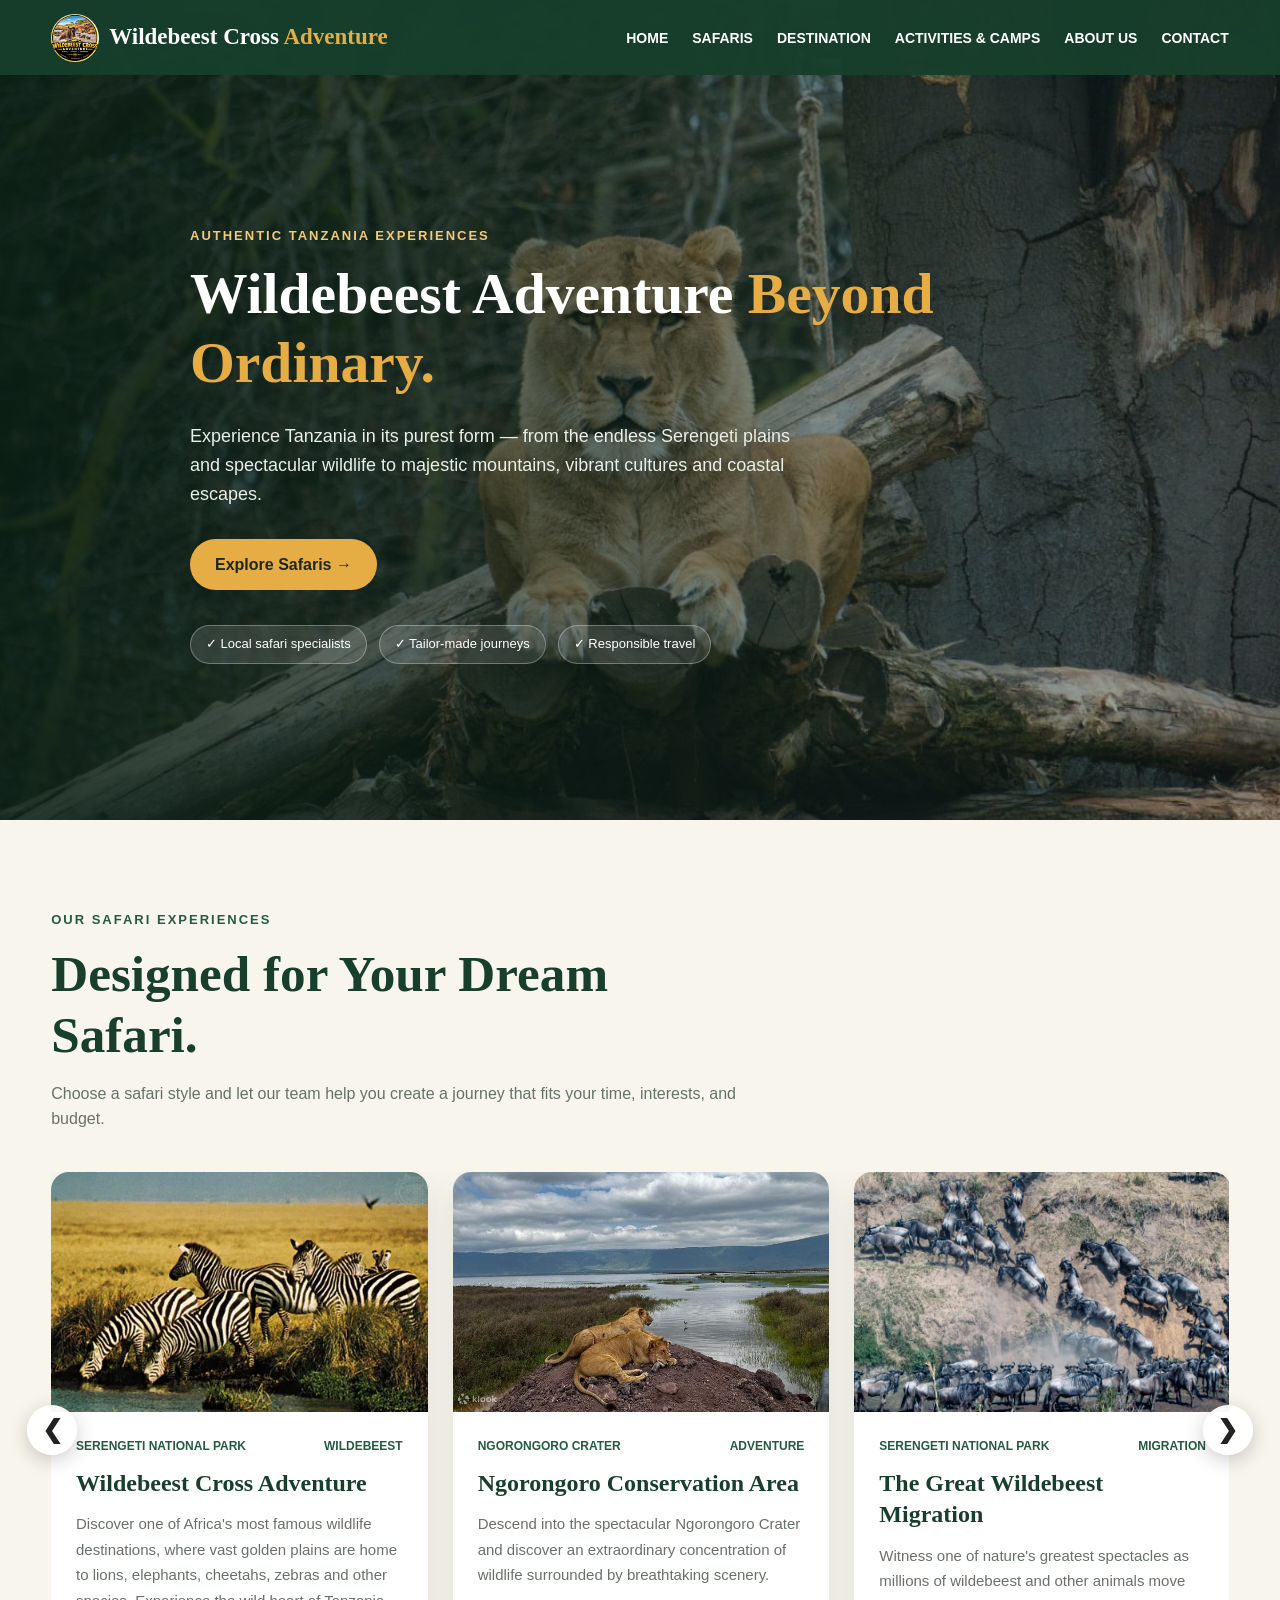
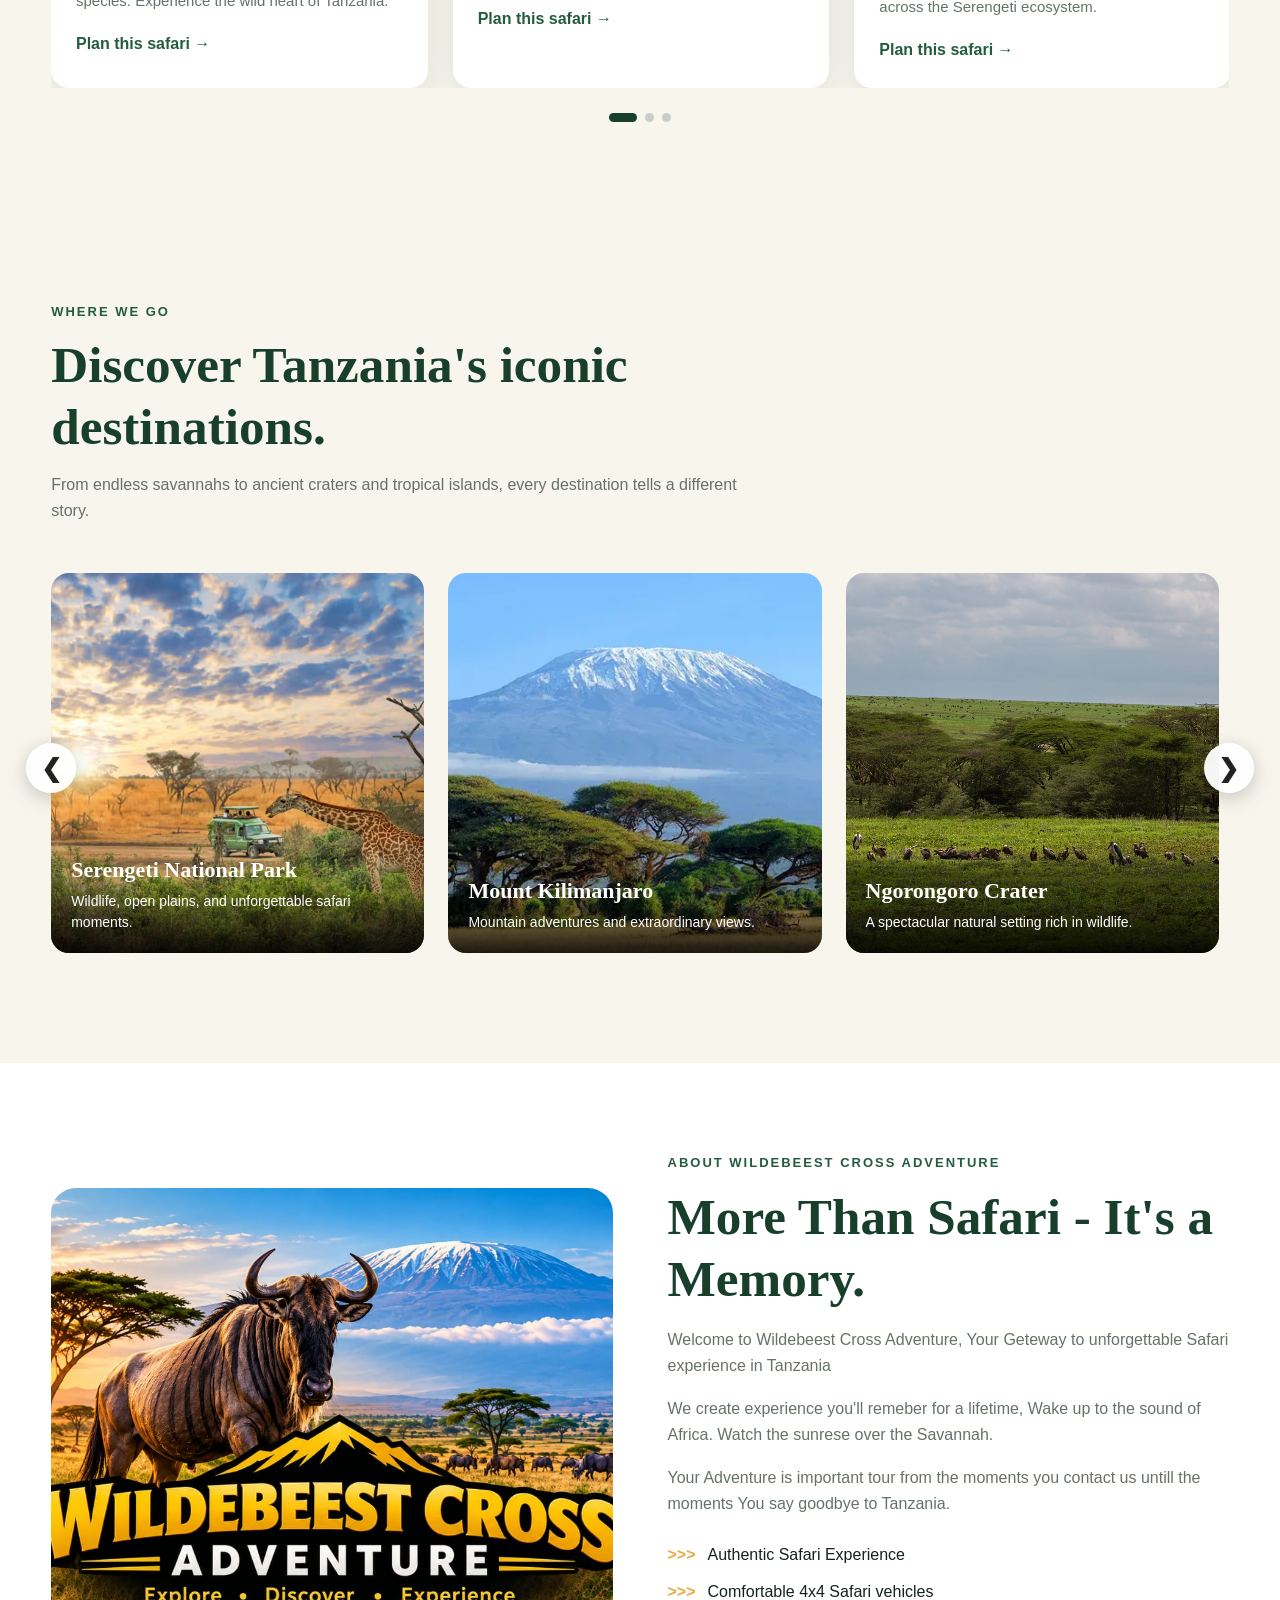
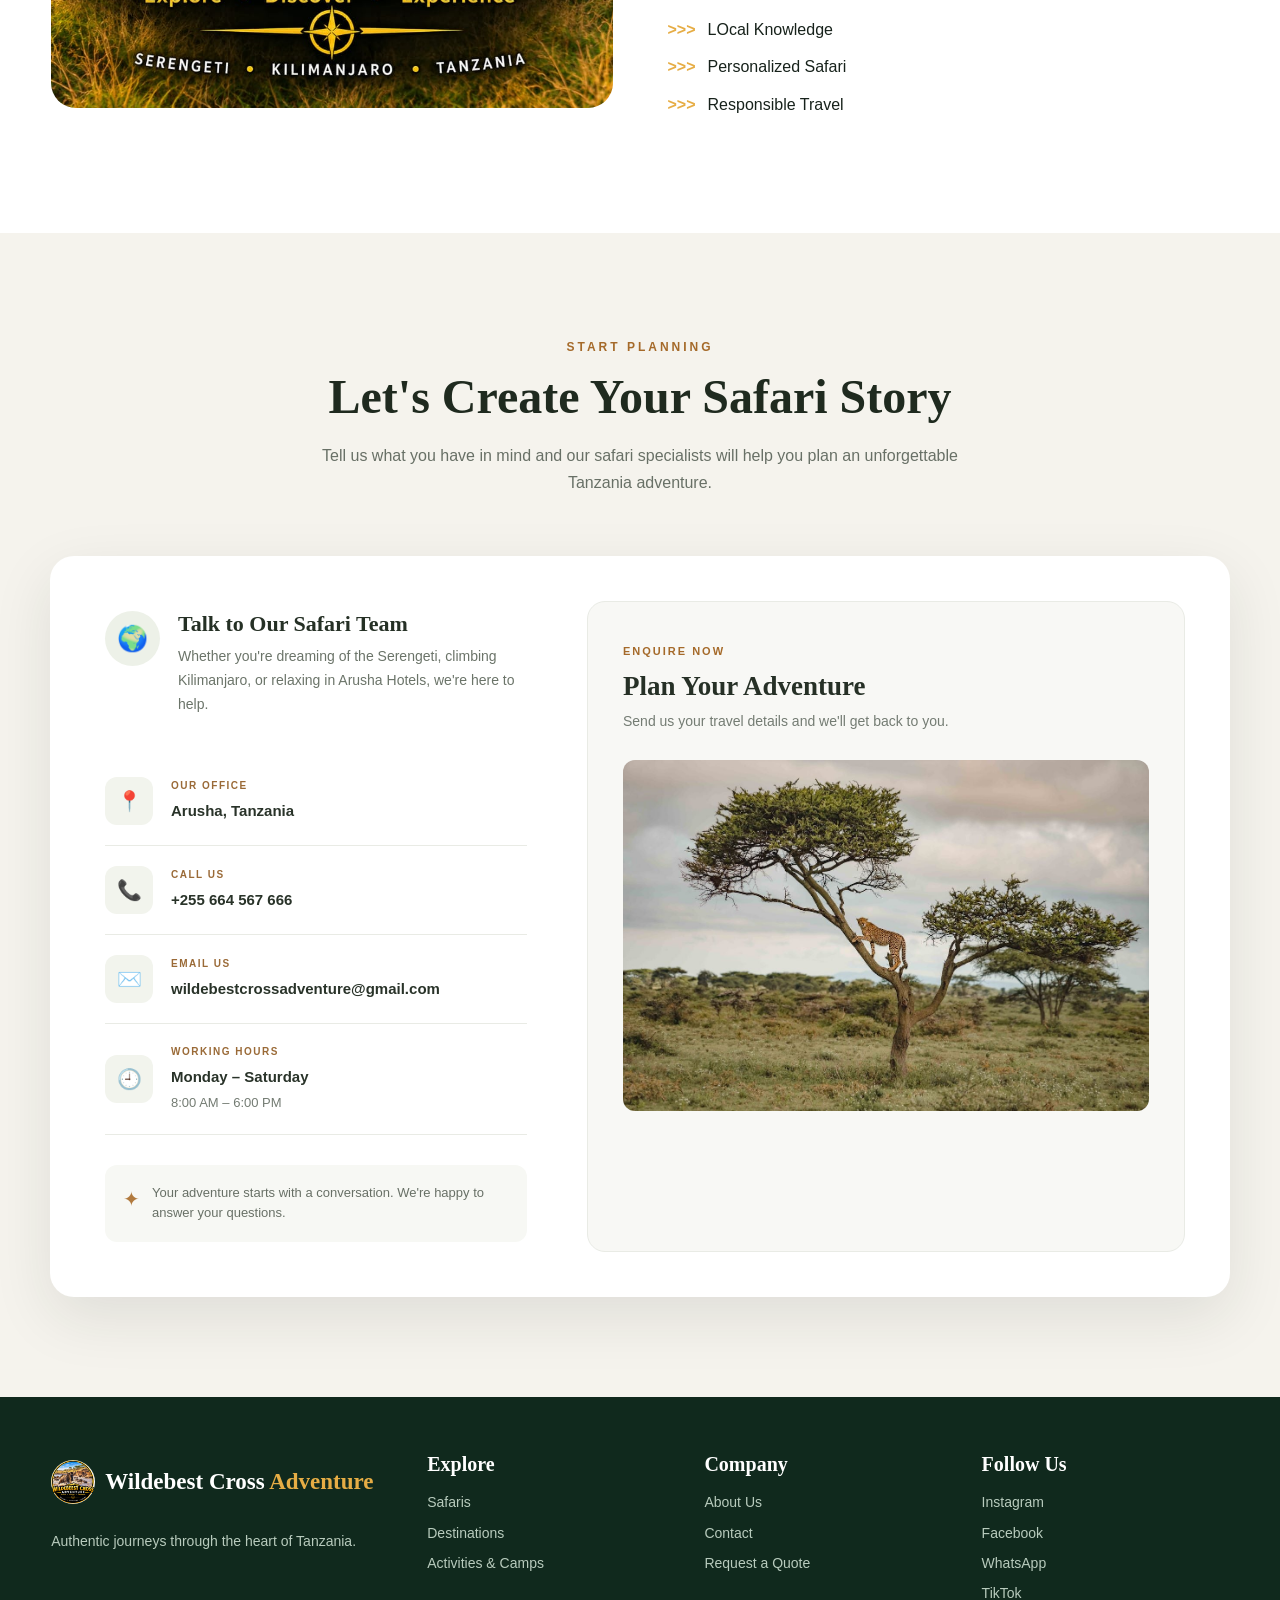
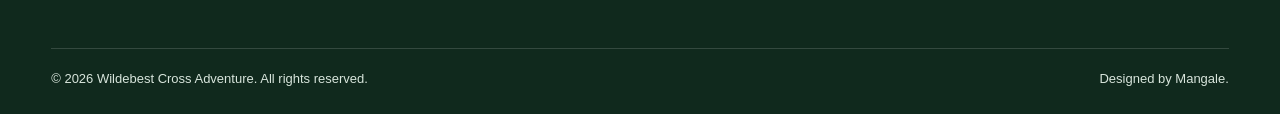
<file: index.html>
<!DOCTYPE html>
<html lang="en">

<head>
  <meta charset="UTF-8">
  <meta name="viewport" content="width=device-width, initial-scale=1.0">
  <title>Wildebest Cross Adventure | Tanzania</title>

  <!-- Google Fonts -->


  <!-- 🔗 LINK TO YOUR CSS FILE -->
  <link rel="stylesheet" href="style.css">
</head>

<body>

  <!-- ================= HEADER ================= -->

  <header>
    <div class="container nav">

      <a href="#home" class="logo">
        <!-- 🔴 REPLACE: Your logo image -->
        <img src="image/logo1.jpeg" alt="WildTrail Safaris Logo">
        <span>Wildebeest Cross <b> Adventure</b></span>
      </a>

      <button class="menu-btn" id="menuBtn">☰</button>

      <ul class="nav-links" id="navLinks">
        <li><a href="#home">HOME</a></li>
        <li><a href="#safaris">SAFARIS</a></li>
        <li><a href="#destinations">DESTINATION</a></li>
        <li><a href="#activities">ACTIVITIES & CAMPS</a></li>
        <li><a href="#about">ABOUT US</a></li>
        <li><a href="#contact">CONTACT</a></li>
        <!--<li><a href="#contact" class="btn btn-primary">Plan Your Trip</a></li>-->
      </ul>

    </div>
  </header>


  <!-- ================= HOME / HERO ================= -->
  <!-- 🔴 HERO IMAGE is set in CSS (see style.css → .hero rule) -->

  <section class="hero" id="home">
    <div class="container hero-content">
      <div class="eyebrow" style="color:#f4ca78;">Authentic Tanzania Experiences</div>

      <h1>Wildebeest Adventure <span>Beyond Ordinary.</span></h1>

      <p>
        Experience Tanzania in its purest form — from the endless
        Serengeti plains and spectacular wildlife to majestic
        mountains, vibrant cultures and coastal escapes.
      </p>

      <a href="#safaris" class="btn btn-primary">Explore Safaris →</a>
      <!--<a href="#contact" class="btn btn-outline">Request a Quote</a>-->

      <div class="hero-badges">
        <span class="badge">✓ Local safari specialists</span>
        <span class="badge">✓ Tailor-made journeys</span>
        <span class="badge">✓ Responsible travel</span>
      </div>
    </div>
  </section>


  <!-- ================= STATS ================= -->

  <!--<section class="stats">
    <div class="container stats-grid">
      <div class="stat"><strong>10+</strong><span>Years of experience</span></div>
      <div class="stat"><strong>25+</strong><span>Safari routes</span></div>
      <div class="stat"><strong>4.9/5</strong><span>Guest satisfaction</span></div>
      <div class="stat"><strong>24/7</strong><span>Travel support</span></div>
    </div>
  </section>-->


  <!-- ================= SAFARIS ================= -->

  <section class="section" id="safaris">

    <div class="container">

      <div class="section-heading">
        <div class="eyebrow">Our Safari Experiences</div>

        <h2>Designed for Your Dream Safari.</h2>

        <p>
          Choose a safari style and let our team help you create
          a journey that fits your time, interests, and budget.
        </p>
      </div>


      <!-- =========================
         SAFARI CAROUSEL
    ========================== -->

      <div class="safari-carousel">

        <!-- Previous Button -->
        <button class="slider-btn prev-btn" id="prevBtn">
          &#10094;
        </button>


        <!-- Cards Container -->
        <div class="slider-window">

          <div class="grid" id="safariSlider">


            <!-- Safari Card 1 -->
            <article class="card">

              <img src="image/Zebra.webp" alt="Serengeti National Park">

              <div class="card-body">

                <div class="card-meta">
                  <span>Serengeti National Park</span>
                  <span>Wildebeest</span>
                </div>

                <h3>Wildebeest Cross Adventure</h3>

                <p>
                  Discover one of Africa's most famous wildlife
                  destinations, where vast golden plains are home to
                  lions, elephants, cheetahs, zebras and other species.
                  Experience the wild heart of Tanzania.
                </p>

                <a href="#contact" class="link">
                  Plan this safari →
                </a>

              </div>
            </article>


            <!-- Safari Card 2 -->
            <article class="card">

              <img src="image/crater.jpg" alt="Ngorongoro Crater">

              <div class="card-body">

                <div class="card-meta">
                  <span>Ngorongoro Crater</span>
                  <span>Adventure</span>
                </div>

                <h3>Ngorongoro Conservation Area</h3>

                <p>
                  Descend into the spectacular Ngorongoro Crater
                  and discover an extraordinary concentration of
                  wildlife surrounded by breathtaking scenery.
                </p>

                <a href="#contact" class="link">
                  Plan this safari →
                </a>

              </div>
            </article>


            <!-- Safari Card 3 -->
            <article class="card">

              <img src="image/migrant.webp" alt="Great Wildebeest Migration">

              <div class="card-body">

                <div class="card-meta">
                  <span>Serengeti National Park</span>
                  <span>Migration</span>
                </div>

                <h3>The Great Wildebeest Migration</h3>

                <p>
                  Witness one of nature's greatest spectacles as
                  millions of wildebeest and other animals move across
                  the Serengeti ecosystem.
                </p>

                <a href="#contact" class="link">
                  Plan this safari →
                </a>

              </div>
            </article>


            <!-- Safari Card 4 -->
            <article class="card">

              <img src="image/elephant.jpg" alt="Elephants in Tanzania">

              <div class="card-body">

                <div class="card-meta">
                  <span>Tarangire National Park</span>
                  <span>Wildlife</span>
                </div>

                <h3>Tarangire Elephant Adventure</h3>

                <p>
                  Explore the beautiful landscapes of Tarangire,
                  famous for its large elephant herds, ancient
                  baobab trees and incredible wildlife.
                </p>

                <a href="#contact" class="link">
                  Plan this safari →
                </a>

              </div>
            </article>


            <!-- Safari Card 5 -->
            <article class="card">

              <img src="image/big5.jpg" alt="Lion Safari Tanzania">

              <div class="card-body">

                <div class="card-meta">
                  <span>Serengeti National Park</span>
                  <span>Big Five</span>
                </div>

                <h3>Big Five Safari</h3>

                <p>
                  Experience Tanzania's incredible wildlife while
                  searching for lions, elephants, leopards, buffalo
                  and rhinos across spectacular natural landscapes.
                </p>

                <a href="#contact" class="link">
                  Plan this safari →
                </a>

              </div>
            </article>


          </div>
        </div>


        <!-- Next Button -->
        <button class="slider-btn next-btn" id="nextBtn">
          &#10095;
        </button>

      </div>


      <!-- Slider Indicators -->
      <div class="slider-dots" id="sliderDots"></div>

    </div>

  </section>


  <!-- ================= DESTINATIONS ================= -->
  <section class="section destinations" id="destinations">
    <div class="container">

      <div class="section-heading">
        <div class="eyebrow">Where We Go</div>
        <h2>Discover Tanzania's iconic destinations.</h2>
        <p>
          From endless savannahs to ancient craters and tropical islands,
          every destination tells a different story.
        </p>
      </div>

      <!-- Slider wrapper -->
      <div class="destination-slider">

        <!-- Left button -->
        <button class="slider-btn slider-left" id="scrollLeft" aria-label="Scroll left">
          &#10094;
        </button>

        <!-- Cards -->
        <div class="destination-grid" id="destinationGrid">

          <!-- Destination 1 -->
          <article class="destination-card">
            <img src="image/seerengeti national.avif" alt="Serengeti National Park">
            <div class="destination-overlay">
              <h3>Serengeti National Park</h3>
              <p>Wildlife, open plains, and unforgettable safari moments.</p>
            </div>
          </article>

          <!-- Destination 2 -->
          <article class="destination-card">
            <img src="image/kilimanjaro.webp" alt="Mount Kilimanjaro">
            <div class="destination-overlay">
              <h3>Mount Kilimanjaro</h3>
              <p>Mountain adventures and extraordinary views.</p>
            </div>
          </article>

          <!-- Destination 3 -->
          <article class="destination-card">
            <img src="image/Ngorongoro crater.jpg" alt="Ngorongoro Crater">
            <div class="destination-overlay">
              <h3>Ngorongoro Crater</h3>
              <p>A spectacular natural setting rich in wildlife.</p>
            </div>
          </article>

          <!-- Destination 5 -->
          <article class="destination-card">
            <img src="image/Tarangire.jpg" alt="Tarangire National Park">
            <div class="destination-overlay">
              <h3>Tarangire</h3>
              <p>Famous for its giant baobab trees and incredible wildlife.</p>
            </div>
          </article>

          <!-- Destination 6 -->
          <article class="destination-card">
            <img src="image/manyara.jpg" alt="Lake Manyara National Park">
            <div class="destination-overlay">
              <h3>Lake Manyara National Park</h3>
              <p>Beautiful landscapes, diverse birdlife, and a unique ecosystem.</p>
            </div>
          </article>

        </div>

        <!-- Right button -->
        <button class="slider-btn slider-right" id="scrollRight" aria-label="Scroll right">
          &#10095;
        </button>

      </div>
    </div>
  </section>


  <!-- ================= ABOUT US ================= -->

  <section class="section about" id="about">
    <div class="container about-grid">

      <div class="about-image">
        <!-- 🔴 REPLACE: images/about.jpg -->
        <img src="image/about.jpeg" alt="Tanzania safari landscape">
      </div>

      <div class="about-text">
        <div class="eyebrow">About Wildebeest Cross Adventure</div>

        <h2>More Than Safari - It's a Memory.</h2>
        <p>Welcome to Wildebeest Cross Adventure, Your Geteway to unforgettable Safari experience in Tanzania</p>
        <p>We create experience you'll remeber for a lifetime,
          Wake up to the sound of Africa. Watch the sunrese over the Savannah.</p>
        <p>Your Adventure is important tour from the moments you contact us untill the moments You say goodbye to
          Tanzania.</p>

        <ul class="check-list">
          <li>Authentic Safari Experience</li>
          <li>Comfortable 4x4 Safari vehicles</li>
          <li>LOcal Knowledge</li>
          <li>Personalized Safari</li>
          <li>Responsible Travel</li>
        </ul>

        <!--- <a href="#contact" class="btn btn-primary">Talk to Our Team</a>-->
      </div>

    </div>
  </section>


  <!-- ================= CONTACT ================= -->

  <!-- ================= CONTACT SECTION ================= -->
  <section class="contact-section" id="contact">

    <div class="contact-container">

      <!-- Section Header -->
      <div class="contact-header">
        <span class="contact-eyebrow">START PLANNING</span>

        <h2>Let's Create Your Safari Story</h2>

        <p>
          Tell us what you have in mind and our safari specialists
          will help you plan an unforgettable Tanzania adventure.
        </p>
      </div>


      <!-- Contact Content -->
      <div class="contact-wrapper">

        <!-- LEFT: Contact Information -->
        <div class="contact-details">

          <div class="contact-intro">
            <span class="contact-icon">🌍</span>

            <div>
              <h3>Talk to Our Safari Team</h3>
              <p>
                Whether you're dreaming of the Serengeti, climbing
                Kilimanjaro, or relaxing in Arusha Hotels, we're here to help.
              </p>
            </div>
          </div>


          <!-- Office -->
          <div class="contact-detail">

            <div class="detail-icon">
              📍
            </div>

            <div>
              <small>OUR OFFICE</small>
              <strong>Arusha, Tanzania</strong>
            </div>

          </div>


          <!-- Phone -->
          <div class="contact-detail">

            <div class="detail-icon">
              📞
            </div>

            <div>
              <small>CALL US</small>
              <a href="tel:+255664567666">
                +255 664 567 666
              </a>
            </div>

          </div>


          <!-- Email -->
          <div class="contact-detail">

            <div class="detail-icon">
              ✉️
            </div>

            <div>
              <small>EMAIL US</small>
              <a href="mailto:wildebestcrossadventure@gmail.com">
                wildebestcrossadventure@gmail.com
              </a>
            </div>

          </div>


          <!-- Working Hours -->
          <div class="contact-detail">

            <div class="detail-icon">
              🕘
            </div>

            <div>
              <small>WORKING HOURS</small>
              <strong>
                Monday – Saturday
              </strong>

              <span>
                8:00 AM – 6:00 PM
              </span>
            </div>

          </div>


          <!-- Small CTA -->
          <div class="contact-note">
            <span>✦</span>

            <p>
              Your adventure starts with a conversation.
              We're happy to answer your questions.
            </p>
          </div>

        </div>


        <!-- RIGHT: Contact Form -->
        <div class="contact-form-box">

          <div class="form-heading">
            <span>ENQUIRE NOW</span>

            <h3>Plan Your Adventure</h3>

            <p>
              Send us your travel details and we'll get back to you.
            </p>
          </div>


          <div class="contact-image">
            <img src="image/safari T.jpg" alt="Plan Your Adventure">
          </div>

        </div>

      </div>

    </div>

  </section>
  <!--<form class="contact-form" id="contactForm">
          <div class="form-grid">

            <div class="field">
              <label for="name">Full Name</label>
              <input id="name" name="name" type="text" placeholder="Your name" required>
            </div>

            <div class="field">
              <label for="email">Email Address</label>
              <input id="email" name="email" type="email" placeholder="you@example.com" required>
            </div>

            <div class="field">
              <label for="travelDate">Travel Date</label>
              <input id="travelDate" name="travelDate" type="date">
            </div>

            <div class="field">
              <label for="travelers">Travelers</label>
              <select id="travelers" name="travelers">
                <option>1–2 travelers</option>
                <option>3–5 travelers</option>
                <option>6–10 travelers</option>
                <option>11+ travelers</option>
              </select>
            </div>

            <div class="field full">
              <label for="message">Tell Us About Your Trip</label>
              <textarea id="message" name="message"
                placeholder="Which destinations or activities interest you?"></textarea>
            </div>

          </div>

          <button class="btn btn-primary" type="submit">Send Enquiry →</button>
          <div class="notice" id="formNotice"></div>
        </form>-->

  </div>
  </div>
  </section>


  <!-- ================= FOOTER ================= -->

  <footer>
    <div class="container">

      <div class="footer-grid">

        <div>
          <a href="#home" class="logo">
            <!-- 🔴 REPLACE: same logo as header -->
            <img src="image/logo1.jpeg" alt="WildTrail Safaris Logo">
            <span>Wildebest Cross <b>Adventure</b></span>
          </a>
          <p style="margin-top:18px;">Authentic journeys through the heart of Tanzania.</p>
        </div>

        <div>
          <h3>Explore</h3>
          <a href="#safaris">Safaris</a>
          <a href="#destinations">Destinations</a>
          <a href="#activities">Activities & Camps</a>
        </div>

        <div>
          <h3>Company</h3>
          <a href="#about">About Us</a>
          <a href="#contact">Contact</a>
          <a href="#contact">Request a Quote</a>
        </div>

        <div>
          <h3>Follow Us</h3>
          <a href="#contact">Instagram</a>
          <a href="#contact">Facebook</a>
          <a href="#contact">WhatsApp</a>
          <a href="#contact">TikTok</a>
        </div>

      </div>

      <div class="copyright">
        <span>© <span id="year"></span> Wildebest Cross Adventure. All rights reserved.</span>
        <span>Designed by Mangale.</span>
      </div>

    </div>
  </footer>


  <!-- 🔗 LINK TO YOUR JAVASCRIPT FILE -->
  <script src="script.js"></script>

</body>

</html>
</file>
<file: style.css>
/* ================= VARIABLES ================= */
:root {
  --green: #173f2c;
  --light-green: #245c40;
  --gold: #e6ad45;
  --cream: #f8f5ed;
  --white: #ffffff;
  --text: #17221b;
  --muted: #667268;
}

/* ================= RESET ================= */
* {
  margin: 0;
  padding: 0;
  box-sizing: border-box;
}

html {
  scroll-behavior: smooth;
}

body {
  font-family: "DM Sans", sans-serif;
  color: var(--text);
  background: var(--cream);
  line-height: 1.6;
}

a {
  text-decoration: none;
  color: inherit;
}

img {
  width: 100%;
  display: block;
  object-fit: cover;
}

.container {
  width: 92%;
  max-width: 1200px;
  margin: auto;
}

.section {
  padding: 90px 0;
}

h1,
h2,
h3 {
  font-family: "Playfair Display", serif;
  line-height: 1.2;
}

h2 {
  font-size: clamp(2rem, 4vw, 3.2rem);
  color: var(--green);
}

.eyebrow {
  color: var(--light-green);
  font-weight: bold;
  letter-spacing: 2px;
  font-size: 13px;
  text-transform: uppercase;
  margin-bottom: 12px;
}

.section-heading {
  max-width: 700px;
  margin-bottom: 40px;
}

.section-heading p {
  color: var(--muted);
  margin-top: 15px;
}

/* ================= BUTTONS ================= */
.btn {
  display: inline-block;
  padding: 13px 25px;
  border-radius: 30px;
  font-weight: bold;
  border: none;
  cursor: pointer;
  transition: 0.3s;
}

.btn-primary {
  background: var(--gold);
  color: #1d291f;
}

.btn-primary:hover {
  background: #f4c46b;
  transform: translateY(-3px);
}

.btn-outline {
  border: 1px solid white;
  color: white;
  margin-left: 10px;
}

.btn-outline:hover {
  background: white;
  color: var(--green);
}

/* ================= HEADER ================= */
header {
  position: fixed;
  top: 0;
  width: 100%;
  z-index: 1000;
  background: rgba(23, 63, 44, 0.96);
  color: white;
}

.nav {
  min-height: 75px;
  display: flex;
  justify-content: space-between;
  align-items: center;
}

/* ========== LOGO ========== */
.logo {
  display: flex;
  align-items: center;
  gap: 10px;
  font-family: "Playfair Display", serif;
  font-size: 23px;
  font-weight: bold;
  color: white;
}

.logo img {
  width: 48px;
  height: 48px;
  object-fit: contain;
  border-radius: 50%;
}

.logo span {
  color: white;
}

.logo b {
  color: var(--gold);
}

.nav-links {
  display: flex;
  list-style: none;
  gap: 24px;
  align-items: center;
}

.nav-links a {
  font-size: 14px;
  font-weight: 600;
}

.nav-links a:hover {
  color: var(--gold);
}

.menu-btn {
  display: none;
  background: transparent;
  border: 1px solid white;
  color: white;
  font-size: 22px;
  padding: 5px 10px;
  border-radius: 5px;
  cursor: pointer;
}

/* ================= HERO ================= */
/* 🔴 REPLACE HERO IMAGE: change url("images/hero.jpg") below */
/* ================= HERO ================= */
/* 🖼️ YOUR CUSTOM BACKGROUND IMAGE: image/back.jpeg */
.hero {
  min-height: 820px;
  display: flex;
  align-items: center;
  color: white;

  background:
    linear-gradient(90deg,
      rgba(9, 30, 20, 0.88),
      rgba(9, 30, 20, 0.25)),
    /* 🔴 YOUR IMAGE HERE */
    url("image/home.jpeg") center/cover;
  background-attachment: fixed;
  /* optional: parallax effect */
}

.hero-content {
  max-width: 720px;
  padding-top: 70px;
}

.hero h1 {
  font-size: clamp(3rem, 5vw, 6rem);
  margin-bottom: 20px;
}

.hero h1 span {
  color: var(--gold);
}

.hero p {
  max-width: 600px;
  font-size: 18px;
  color: #e9efe9;
  margin-bottom: 30px;
}

.hero-badges {
  display: flex;
  gap: 12px;
  flex-wrap: wrap;
  margin-top: 35px;
}

.badge {
  background: rgba(255, 255, 255, 0.12);
  border: 1px solid rgba(255, 255, 255, 0.3);
  border-radius: 30px;
  padding: 8px 15px;
  font-size: 13px;
}

.hero-content {
  max-width: 900px;
  padding-top: 70px;
}

.hero h1 {
  font-size: clamp(2.5rem, 4.5vw, 4.5rem);
  margin-bottom: 25px;
}

.hero h1 span {
  color: var(--gold);
}

.hero p {
  max-width: 600px;
  font-size: 18px;
  color: #e9efe9;
  margin-bottom: 30px;
}

.hero-badges {
  display: flex;
  gap: 12px;
  flex-wrap: wrap;
  margin-top: 35px;
}

.badge {
  background: rgba(255, 255, 255, 0.12);
  border: 1px solid rgba(255, 255, 255, 0.3);
  border-radius: 30px;
  padding: 8px 15px;
  font-size: 13px;
}

/* ================= STATS ================= */
/*.stats { background: var(--green); color: white; padding: 30px 0; }

.stats-grid {
  display: grid;
  grid-template-columns: repeat(4, 1fr);
  gap: 20px;
}

.stat { text-align: center; }
.stat strong {
  display: block;
  color: var(--gold);
  font-size: 32px;
  font-family: "Playfair Display", serif;
}
.stat span { font-size: 14px; color: #dce7df; }*/

/* ================= CARDS ================= */
/* =========================================
   SAFARI CAROUSEL
========================================= */

.safari-carousel {
  position: relative;
  width: 100%;
  margin-top: 35px;
}


/* =========================================
   SLIDER WINDOW
========================================= */

.slider-window {
  width: 100%;
  overflow: hidden;
}


/* =========================================
   SLIDER TRACK
========================================= */

.grid {
  display: flex;

  gap: 25px;

  width: max-content;

  transition: transform 0.8s ease-in-out;

  will-change: transform;
}


/* =========================================
   SAFARI CARD
========================================= */

.card {
  flex: 0 0 calc((min(1200px, 100vw - 100px) - 50px) / 3);

  background: white;

  border-radius: 18px;

  overflow: hidden;

  box-shadow:
    0 10px 35px rgba(23, 63, 44, 0.10);

  transition:
    transform 0.3s ease,
    box-shadow 0.3s ease;
}


/* =========================================
   CARD HOVER
========================================= */

.card:hover {
  transform: translateY(-8px);

  box-shadow:
    0 18px 40px rgba(23, 63, 44, 0.18);
}


/* =========================================
   CARD IMAGE
========================================= */

.card img {
  width: 100%;

  height: 240px;

  object-fit: cover;

  display: block;

  transition: transform 0.5s ease;
}


/* Image zoom */

.card:hover img {
  transform: scale(1.06);
}


/* =========================================
   CARD BODY
========================================= */

.card-body {
  padding: 25px;
}


/* =========================================
   CARD META
========================================= */

.card-meta {
  display: flex;

  justify-content: space-between;

  align-items: center;

  gap: 15px;

  color: var(--light-green);

  font-size: 12px;

  font-weight: bold;

  text-transform: uppercase;
}


/* =========================================
   CARD TITLE
========================================= */

.card-body h3 {
  color: var(--green);

  font-family: Georgia, serif;

  font-size: 24px;

  line-height: 1.3;

  margin: 12px 0;
}


/* =========================================
   CARD DESCRIPTION
========================================= */

.card-body p {
  color: var(--muted);

  font-size: 15px;

  line-height: 1.7;

  margin-bottom: 18px;
}


/* =========================================
   CARD LINK
========================================= */

.link {
  color: var(--light-green);

  font-weight: bold;

  text-decoration: none;

  transition: 0.3s;
}

.link:hover {
  color: var(--green);

  padding-left: 5px;
}


/* =========================================
   PREVIOUS / NEXT BUTTONS
========================================= */

.slider-btn {
  position: absolute;

  top: 50%;

  transform: translateY(-50%);

  width: 48px;

  height: 48px;

  border: none;

  border-radius: 50%;

  background: white;

  color: var(--green);

  font-size: 24px;

  font-weight: bold;

  cursor: pointer;

  z-index: 10;

  box-shadow:
    0 5px 20px rgba(0, 0, 0, 0.15);

  transition: all 0.3s ease;
}


/* Button hover */

.slider-btn:hover {
  background: var(--green);

  color: white;

  transform:
    translateY(-50%) scale(1.08);
}


/* Previous */

.prev-btn {
  left: -24px;
}


/* Next */

.next-btn {
  right: -24px;
}


/* =========================================
   SLIDER DOTS
========================================= */

.slider-dots {
  display: flex;

  justify-content: center;

  align-items: center;

  gap: 8px;

  margin-top: 25px;
}


.slider-dot {
  width: 9px;

  height: 9px;

  border-radius: 50%;

  border: none;

  background: #c8cec9;

  cursor: pointer;

  transition: all 0.3s ease;
}


.slider-dot.active {
  width: 28px;

  border-radius: 20px;

  background: var(--green);
}


/* =========================================
   TABLET
========================================= */

@media (max-width: 900px) {

  .card {
    flex: 0 0 calc((100vw - 100px - 25px) / 2);
  }

  .card-body h3 {
    font-size: 21px;
  }

}


/* =========================================
   MOBILE
========================================= */

@media (max-width: 600px) {

  .safari-carousel {
    margin-top: 25px;
  }

  .card {
    flex: 0 0 calc(100vw - 70px);
  }

  .card img {
    height: 230px;
  }

  .card-body {
    padding: 20px;
  }

  .card-body h3 {
    font-size: 22px;
  }

  .card-body p {
    font-size: 14px;
  }


  /* Mobile buttons */

  .slider-btn {
    width: 40px;

    height: 40px;

    font-size: 18px;
  }

  .prev-btn {
    left: 5px;
  }

  .next-btn {
    right: 5px;
  }

}

/* ================= DESTINATION SLIDER ================= */

.destination-slider {
  position: relative;
  width: 100%;
  margin-top: 30px;
}

/* Horizontal scrolling container */
.destination-grid {
  display: flex;
  gap: 24px;
  overflow-x: auto;
  scroll-behavior: smooth;
  scroll-snap-type: x mandatory;
  padding: 10px 5px 20px;

  /* Hide scrollbar */
  scrollbar-width: none;
}

.destination-grid::-webkit-scrollbar {
  display: none;
}

/* Destination card */
.destination-card {
  position: relative;
  flex: 0 0 calc(33.333% - 16px);
  height: 380px;
  overflow: hidden;
  border-radius: 18px;
  scroll-snap-align: start;
  background: #ddd;
}

/* Images */
.destination-card img {
  width: 100%;
  height: 100%;
  object-fit: cover;
  display: block;
  transition: transform 0.5s ease;
}

/* Image zoom */
.destination-card:hover img {
  transform: scale(1.08);
}

/* Dark overlay */
.destination-overlay {
  position: absolute;
  left: 0;
  right: 0;
  bottom: 0;
  padding: 30px 20px 20px;
  color: white;

  background: linear-gradient(to top,
      rgba(0, 0, 0, 0.85),
      rgba(0, 0, 0, 0.2),
      transparent);
}

.destination-overlay h3 {
  margin: 0 0 8px;
  font-size: 22px;
}

.destination-overlay p {
  margin: 0;
  font-size: 14px;
  line-height: 1.5;
}

/* ================= SCROLL BUTTONS ================= */

.slider-btn {
  position: absolute;
  top: 50%;
  transform: translateY(-50%);
  z-index: 10;

  width: 50px;
  height: 50px;

  border: none;
  border-radius: 50%;

  background: rgba(255, 255, 255, 0.95);
  color: #222;

  font-size: 25px;
  font-weight: bold;

  cursor: pointer;

  display: flex;
  align-items: center;
  justify-content: center;

  box-shadow: 0 5px 20px rgba(0, 0, 0, 0.2);

  transition: all 0.3s ease;
}

.slider-btn:hover {
  background: #000;
  color: #fff;
  transform: translateY(-50%) scale(1.08);
}

/* Left button */
.slider-left {
  left: -25px;
}

/* Right button */
.slider-right {
  right: -25px;
}

/* ================= TABLET ================= */

@media (max-width: 900px) {

  .destination-card {
    flex: 0 0 calc(50% - 12px);
  }

}

/* ================= MOBILE ================= */

@media (max-width: 600px) {

  .destination-card {
    flex: 0 0 85%;
    height: 350px;
  }

  .slider-btn {
    width: 42px;
    height: 42px;
    font-size: 20px;
  }

  .slider-left {
    left: 10px;
  }

  .slider-right {
    right: 10px;
  }

}


/* ================= ABOUT ================= */
.about {
  background: white;
}

.about-grid {
  display: grid;
  grid-template-columns: 1fr 1fr;
  gap: 55px;
  align-items: center;
}

.about-image {
  border-radius: 25px;
  overflow: hidden;
}

.about-image img {
  height: 520px;
}

.about-text p {
  color: var(--muted);
  margin-top: 18px;
}

.check-list {
  list-style: none;
  margin: 25px 0;
}

.check-list li {
  margin: 12px 0;
}

.check-list li::before {
  content: ">>>";
  color: var(--gold);
  font-weight: bold;
  margin-right: 12px;
}

/* =========================================
   PROFESSIONAL CONTACT SECTION
========================================= */

.contact-section {
  position: relative;
  padding: 100px 20px;
  background: #f5f3ed;
  overflow: hidden;
}


/* =========================================
   CONTAINER
========================================= */

.contact-container {
  width: min(1180px, 100%);
  margin: 0 auto;
}


/* =========================================
   HEADER
========================================= */

.contact-header {
  max-width: 700px;
  margin: 0 auto 60px;
  text-align: center;
}

.contact-eyebrow {
  display: inline-block;

  margin-bottom: 14px;

  color: #a56a2a;

  font-size: 12px;
  font-weight: 700;

  letter-spacing: 3px;
}

.contact-header h2 {
  margin: 0 0 18px;

  color: #1f2a1f;

  font-size: clamp(32px, 5vw, 48px);

  line-height: 1.1;
}

.contact-header p {
  margin: 0;

  color: #687066;

  font-size: 16px;
  line-height: 1.7;
}


/* =========================================
   MAIN CONTACT WRAPPER
========================================= */

.contact-wrapper {
  display: grid;

  grid-template-columns:
    0.85fr 1.15fr;

  gap: 50px;

  padding: 45px;

  background: #ffffff;

  border-radius: 24px;

  box-shadow:
    0 20px 60px rgba(30, 40, 25, 0.10);
}


/* =========================================
   LEFT CONTACT DETAILS
========================================= */

.contact-details {
  padding: 10px;
}

.contact-intro {
  display: flex;

  gap: 18px;

  margin-bottom: 40px;
}

.contact-icon {
  flex-shrink: 0;

  width: 55px;
  height: 55px;

  display: flex;
  align-items: center;
  justify-content: center;

  border-radius: 50%;

  background: #edf1e8;

  font-size: 25px;
}

.contact-intro h3 {
  margin: 0 0 8px;

  color: #253025;

  font-size: 22px;
}

.contact-intro p {
  margin: 0;

  color: #6b7469;

  font-size: 14px;

  line-height: 1.7;
}


/* =========================================
   CONTACT DETAILS
========================================= */

.contact-detail {
  display: flex;

  align-items: center;

  gap: 18px;

  padding: 20px 0;

  border-bottom: 1px solid #e9ebe5;
}

.detail-icon {
  width: 48px;
  height: 48px;

  flex-shrink: 0;

  display: flex;
  align-items: center;
  justify-content: center;

  border-radius: 12px;

  background: #f2f4ed;

  font-size: 20px;
}

.contact-detail small {
  display: block;

  margin-bottom: 5px;

  color: #9a6a37;

  font-size: 10px;

  font-weight: 700;

  letter-spacing: 1.5px;
}

.contact-detail strong,
.contact-detail a {
  display: block;

  color: #293329;

  font-size: 15px;

  font-weight: 600;

  text-decoration: none;
}

.contact-detail a:hover {
  color: #a56a2a;
}

.contact-detail span {
  display: block;

  margin-top: 4px;

  color: #737b72;

  font-size: 13px;
}


/* =========================================
   CONTACT NOTE
========================================= */

.contact-note {
  display: flex;

  gap: 12px;

  margin-top: 30px;

  padding: 18px;

  border-radius: 12px;

  background: #f7f8f4;
}

.contact-image img {
  width: 100%;
  height: auto;
  border-radius: 12px;
  display: block;
}

.contact-note span {
  color: #b17a3e;

  font-size: 20px;
}

.contact-note p {
  margin: 0;

  color: #687066;

  font-size: 13px;

  line-height: 1.6;
}


/* =========================================
   FORM BOX
========================================= */

.contact-form-box {
  padding: 35px;

  border-radius: 18px;

  background: #f8f8f5;

  border: 1px solid #e9ebe5;
}


/* =========================================
   FORM HEADING
========================================= */

.form-heading {
  margin-bottom: 28px;
}

.form-heading span {
  color: #a56a2a;

  font-size: 11px;

  font-weight: 700;

  letter-spacing: 2px;
}

.form-heading h3 {
  margin: 7px 0 8px;

  color: #263026;

  font-size: 27px;
}

.form-heading p {
  margin: 0;

  color: #747c73;

  font-size: 14px;
}


/* =========================================
   FORM ROW
========================================= */

.form-row {
  display: grid;

  grid-template-columns: 1fr 1fr;

  gap: 18px;
}


/* =========================================
   FORM GROUP
========================================= */

.form-group {
  margin-bottom: 20px;
}

.form-group label {
  display: block;

  margin-bottom: 8px;

  color: #354035;

  font-size: 13px;

  font-weight: 600;
}


/* =========================================
   INPUTS
========================================= */

.form-group input,
.form-group select,
.form-group textarea {

  width: 100%;

  padding: 14px 15px;

  box-sizing: border-box;

  border: 1px solid #dfe2db;

  border-radius: 10px;

  outline: none;

  background: #ffffff;

  color: #283128;

  font-family: inherit;

  font-size: 14px;

  transition:
    border-color 0.3s ease,
    box-shadow 0.3s ease;
}

.form-group input::placeholder,
.form-group textarea::placeholder {
  color: #a5aaa3;
}

.form-group input:focus,
.form-group select:focus,
.form-group textarea:focus {

  border-color: #a56a2a;

  box-shadow:
    0 0 0 3px rgba(165, 106, 42, 0.10);
}

.form-group textarea {
  resize: vertical;

  min-height: 120px;
}


/* =========================================
   SUBMIT BUTTON
========================================= */

.contact-submit {

  width: 100%;

  display: flex;

  align-items: center;
  justify-content: center;

  gap: 12px;

  padding: 15px 22px;

  border: none;

  border-radius: 10px;

  background: #273526;

  color: #ffffff;

  font-family: inherit;

  font-size: 14px;

  font-weight: 700;

  cursor: pointer;

  transition:
    background 0.3s ease,
    transform 0.3s ease,
    box-shadow 0.3s ease;
}

.contact-submit span {
  font-size: 19px;

  transition:
    transform 0.3s ease;
}

.contact-submit:hover {

  background: #a56a2a;

  transform: translateY(-2px);

  box-shadow:
    0 10px 25px rgba(0, 0, 0, 0.12);
}

.contact-submit:hover span {
  transform: translateX(5px);
}


/* =========================================
   FORM MESSAGE
========================================= */

.form-notice {
  margin: 15px 0 0;

  text-align: center;

  color: #527052;

  font-size: 13px;

  line-height: 1.5;
}


/* =========================================
   TABLET
========================================= */

@media (max-width: 900px) {

  .contact-wrapper {
    grid-template-columns: 1fr;

    gap: 35px;

    padding: 30px;
  }

}


/* =========================================
   MOBILE
========================================= */

@media (max-width: 600px) {

  .contact-section {
    padding: 70px 15px;
  }

  .contact-header {
    margin-bottom: 40px;
  }

  .contact-header h2 {
    font-size: 32px;
  }

  .contact-wrapper {
    padding: 20px;

    border-radius: 18px;
  }

  .contact-form-box {
    padding: 22px 18px;
  }

  .form-row {
    grid-template-columns: 1fr;

    gap: 0;
  }

  .contact-intro {
    margin-bottom: 25px;
  }

  .contact-detail {
    padding: 16px 0;
  }

  .detail-icon {
    width: 43px;
    height: 43px;
  }

}

/* ================= FOOTER ================= */
footer {
  background: #10291d;
  color: #d8e5dc;
  padding: 55px 0 25px;
}

.footer-grid {
  display: grid;
  grid-template-columns: 1.4fr 1fr 1fr 1fr;
  gap: 30px;
}

footer h3 {
  color: white;
  font-size: 20px;
  margin-bottom: 15px;
}

footer p,
footer a {
  color: #b8cbbd;
  font-size: 14px;
}

footer a {
  display: block;
  margin: 8px 0;
}

footer a:hover {
  color: var(--gold);
}

footer .logo {
  display: inline-flex;
  margin-bottom: 5px;
}

footer .logo img {
  width: 44px;
  height: 44px;
}

.copyright {
  border-top: 1px solid rgba(255, 255, 255, 0.15);
  margin-top: 35px;
  padding-top: 20px;
  font-size: 13px;
  display: flex;
  justify-content: space-between;
  gap: 15px;
  flex-wrap: wrap;
}

/* ================= RESPONSIVE ================= */
@media (max-width: 900px) {

  .grid,
  .footer-grid {
    grid-template-columns: repeat(2, 1fr);
  }

  .about-grid,
  .contact-grid {
    grid-template-columns: 1fr;
  }

  .stats-grid {
    grid-template-columns: repeat(2, 1fr);
  }

  .nav-links {
    position: absolute;
    top: 75px;
    left: 0;
    right: 0;
    background: var(--green);
    padding: 25px 4%;
    display: none;
    flex-direction: column;
    align-items: flex-start;
  }

  .nav-links.open {
    display: flex;
  }

  .menu-btn {
    display: block;
  }
}

@media (max-width: 600px) {
  .section {
    padding: 65px 0;
  }

  .grid,
  .footer-grid,
  .form-grid {
    grid-template-columns: 1fr;
  }

  .field.full {
    grid-column: auto;
  }

  .hero {
    min-height: 750px;
  }

  .hero h1 {
    font-size: 3.3rem;
  }

  .hero p {
    font-size: 16px;
  }

  .btn-outline {
    margin-left: 0;
  }

  .about-image img {
    height: 350px;
  }

  .destination-card {
    height: 330px;
  }

  .logo {
    font-size: 19px;
  }

  .logo img {
    width: 40px;
    height: 40px;
  }
}
</file>
